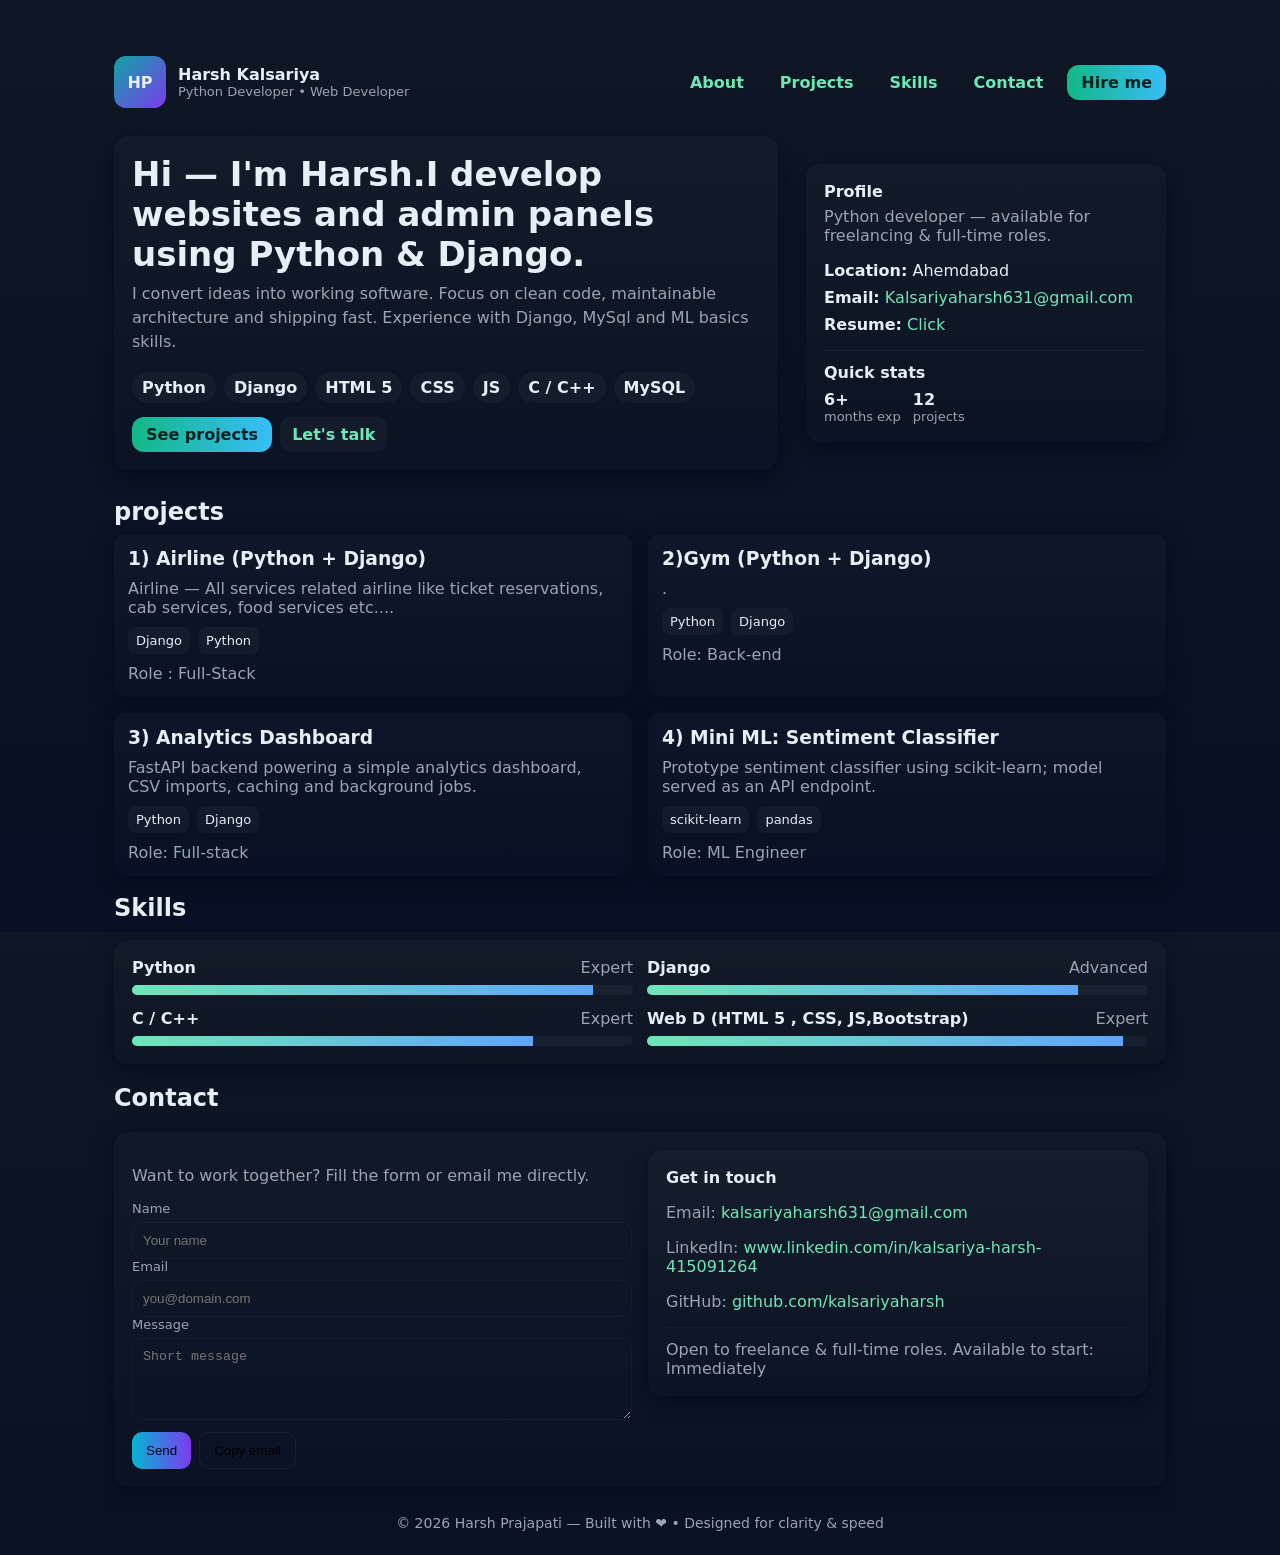
<file: index.html>
<!doctype html>
<html lang="en">
<head>
  <meta charset="utf-8" />
  <meta name="viewport" content="width=device-width,initial-scale=1" />
  <title>Harsh Kalsariya — Python Developer</title>
  <meta name="description" content="Portfolio of a Python developer specializing in web apps, automation, and data projects." />
  <style>
    /* ----- Base / Variables ----- */
    :root{
      --bg:#0f1724;
      --card:#0b1220;
      --muted:#9aa4b2;
      --accent:#6ee7b7;
      --glass: rgba(255,255,255,0.04);
      --radius:14px;
      --max-w:1100px;
      font-family: Inter, ui-sans-serif, system-ui, -apple-system, "Segoe UI", Roboto, "Helvetica Neue", Arial;
    }
    *{box-sizing:border-box}
    html,body{height:100%;margin:0;background:linear-gradient(180deg,var(--bg),#071024);color:#e6eef6}
    a{color:var(--accent);text-decoration:none}
    .container{max-width:var(--max-w);margin:32px auto;padding:24px}

    /* ----- Header ----- */
    header{display:flex;align-items:center;justify-content:space-between;gap:12px}
    .brand{display:flex;align-items:center;gap:12px}
    .logo{width:52px;height:52px;border-radius:12px;background:linear-gradient(135deg,#0ea5a5,#7c3aed);display:flex;align-items:center;justify-content:center;font-weight:700}
    nav{display:flex;gap:12px;align-items:center}
    nav a{padding:8px 12px;border-radius:10px;font-weight:600}
    nav a:hover{background:var(--glass)}
    .cta{background:linear-gradient(90deg,#12b886,#38bdf8);padding:8px 14px;border-radius:12px;color:#012120;font-weight:700}

    /* ----- Hero ----- */
    .hero{display:grid;grid-template-columns:1fr 360px;gap:28px;align-items:center;margin-top:28px}
    .intro h1{font-size:34px;margin:0 0 8px}
    .intro p{color:var(--muted);margin:0 0 18px;line-height:1.5}
    .skills-badges{display:flex;flex-wrap:wrap;gap:8px}
    .badge{background:rgba(255,255,255,0.03);padding:6px 10px;border-radius:999px;font-weight:700}

    /* ----- Card ----- */
    .card{background:linear-gradient(180deg,rgba(255,255,255,0.02),transparent);padding:18px;border-radius:var(--radius);box-shadow:0 6px 20px rgba(2,6,23,0.6)}

    /* ----- Projects ----- */
    section.projects{margin-top:28px}
    .grid{display:grid;grid-template-columns:repeat(2,1fr);gap:16px}
    .project{display:flex;flex-direction:column;gap:10px;padding:14px;border-radius:12px;background:linear-gradient(180deg,rgba(255,255,255,0.02),transparent)}
    .project h3{margin:0}
    .project p{color:var(--muted);margin:0}
    .tech{display:flex;gap:8px;flex-wrap:wrap}
    .pill{padding:6px 8px;border-radius:8px;background:rgba(255,255,255,0.03);font-size:13px}
    .project-footer{display:flex;justify-content:space-between;align-items:center}

    /* ----- Skills ----- */
    .skills{display:grid;grid-template-columns:1fr 1fr;gap:14px;margin-top:18px}
    .skill{display:flex;flex-direction:column;gap:8px}
    .bar{height:10px;background:rgba(255,255,255,0.04);border-radius:999px;overflow:hidden}
    .bar > i{display:block;height:100%;background:linear-gradient(90deg,var(--accent),#60a5fa)}

    /* ----- Contact ----- */
    .contact-grid{display:grid;grid-template-columns:1fr 1fr;gap:16px}
    label{display:block;font-size:13px;color:var(--muted);margin-bottom:6px}
    input,textarea{width:100%;padding:10px;border-radius:10px;border:1px solid rgba(255,255,255,0.03);background:transparent;color:inherit}
    button{padding:10px 14px;border-radius:10px;border:none;cursor:pointer}

    /* ----- Footer ----- */
    footer{margin-top:28px;color:var(--muted);font-size:14px;text-align:center}

    /* ----- Responsive ----- */
    @media (max-width:900px){
      .hero{grid-template-columns:1fr;}
      .grid{grid-template-columns:1fr}
      .skills{grid-template-columns:1fr}
      .contact-grid{grid-template-columns:1fr}
    }

    /* ----- Utilities ----- */
    .muted{color:var(--muted)}
    .right{margin-left:auto}
  </style>
</head>
<body>
  <div class="container">
    <header>
      <div class="brand">
        <div class="logo">HP</div>
        <div>
          <div style="font-weight:800">Harsh Kalsariya</div>
          <div class="muted" style="font-size:13px">Python Developer • Web Developer</div>
        </div>
      </div>
      <nav>
        <a href="#about">About</a>
        <a href="#projects">Projects</a>
        <a href="#skills">Skills</a>
        <a href="#contact">Contact</a>
        <a class="cta" href="#contact">Hire me</a>
      </nav>
    </header>

    <main>
      <section class="hero">
        <div class="intro">
          <div class="card">
            <h1>Hi — I'm Harsh.I develop websites and admin panels using Python & Django. </h1>
            <p>I convert ideas into working software. Focus on clean code, maintainable architecture and shipping fast. Experience with Django, MySql and ML basics skills.</p>
            <div class="skills-badges">
              <span class="badge">Python</span>
              <span class="badge">Django</span>
              <span class="badge">HTML 5</span>
               <span class="badge">CSS</span>
                <span class="badge">JS</span>
              <span class="badge">C / C++ </span>
              <span class="badge">MySQL </span>
              <!-- <span class="badge"></span> -->
            </div>
            <div style="margin-top:14px;display:flex;gap:8px">
              <a class="cta" href="#projects">See projects</a>
              <a href="#contact" style="padding:8px 12px;border-radius:10px;background:rgba(255,255,255,0.03);font-weight:700">Let's talk</a>
            </div>
          </div>
        </div>

        <aside>
          <div class="card">
            <h4 style="margin:0 0 6px">Profile</h4>
            <p class="muted" style="margin:0 0 8px"> Python developer — available for freelancing & full-time roles.</p>
            <dl style="display:grid;gap:8px">
              <div><strong>Location:</strong> Ahemdabad</div>
              <div><strong>Email:</strong> <a href="mailto:your.email@example.com">Kalsariyaharsh631@gmail.com</a></div>
              <div><strong>Resume:</strong> <a href="index.html" download>Click</a></div>
            </dl>
            <hr style="border:none;border-top:1px solid rgba(255,255,255,0.03);margin:12px 0">
            <div><strong>Quick stats</strong></div>
            <div style="display:flex;gap:12px;margin-top:8px">
              <div><div style="font-weight:800">6+</div><div class="muted" style="font-size:13px">months exp</div></div>
              <div><div style="font-weight:800">12</div><div class="muted" style="font-size:13px">projects</div></div>
            </div>
          </div>
        </aside>
      </section>

      <section id="projects" class="projects">
        <h2 style="margin:8px 0"> projects</h2>
        <div class="grid">
          <article class="project card">
            <h3>1) Airline  (Python + Django)</h3>
            <p class="muted"> Airline — All services related airline 
            like ticket reservations,   cab services,  food services etc....</p>
            <div class="tech">
              <span class="pill">Django</span>
              <span class="pill">Python</span>
              <!-- <span class="pill">Postgres</span>
              <span class="pill">Docker</span> -->
            </div>
            <div class="project-footer">
              <div class="muted">Role : Full-Stack</div>
              <!-- <div><a href="#">View code</a></div> -->
            </div>
          </article>

          <article class="project card">
            <h3>2)Gym  (Python + Django) </h3>
            <p class="muted">.</p>
            <div class="tech"><span class="pill">Python</span><span class="pill">Django</span></div>
            <div class="project-footer"><div class="muted">Role: Back-end</div>
            <!-- <div><a href="#">Read case study</a></div></div> -->
          </article>

          <article class="project card">
            <h3>3) Analytics Dashboard</h3>
            <p class="muted">FastAPI backend powering a simple analytics dashboard, CSV imports, caching and background jobs.</p>
            <div class="tech"><span class="pill">Python</span><span class="pill">Django</span>
              <!-- <span class="pill">Charting</span> -->
            </div>
            <div class="project-footer"><div class="muted">Role: Full-stack</div>
            <!-- <div><a href="#">Demo</a></div> -->
          </div>
          </article>

          <article class="project card">
            <h3>4) Mini ML: Sentiment Classifier</h3>
            <p class="muted">Prototype sentiment classifier using scikit-learn; model served as an API endpoint.</p>
            <div class="tech"><span class="pill">scikit-learn</span><span class="pill">pandas</span></div>
            <div class="project-footer"><div class="muted">Role: ML Engineer</div><div>
              <!-- <a href="#">Notebook</a></div> -->
            </div>
          </article>
        </div>
      </section>

      <section id="skills">
        <h2 style="margin:18px 0 8px">Skills</h2>
        <div class="skills card">
          <div class="skill">
            <div style="display:flex;justify-content:space-between"><strong>Python</strong><span class="muted">Expert</span></div>
            <div class="bar"><i style="width:92%"></i></div>
          </div>
          <div class="skill">
            <div style="display:flex;justify-content:space-between"><strong>Django </strong><span class="muted">Advanced</span></div>
            <div class="bar"><i style="width:86%"></i></div>
          </div>
          <div class="skill">
            <div style="display:flex;justify-content:space-between"><strong>C / C++</strong><span class="muted">Expert</span></div>
            <div class="bar"><i style="width:80%"></i></div>
          </div>
          <div class="skill">
            <div style="display:flex;justify-content:space-between"><strong>Web D (HTML 5 , CSS, JS,Bootstrap)</strong><span class="muted">Expert</span></div>
            <div class="bar"><i style="width:95%"></i></div>
          </div>
        </div>
      </section>

      <section id="contact" style="margin-top:20px">
        <h2>Contact</h2>
        <div class="card contact-grid">
          <div>
            <p class="muted">Want to work together? Fill the form or email me directly.</p>
            <form id="contactForm">
              <label for="name">Name</label>
              <input id="name" name="name" placeholder="Your name" required />
              <label for="email">Email</label>
              <input id="email" name="email" type="email" placeholder="you@domain.com" required />
              <label for="message">Message</label>
              <textarea id="message" name="message" rows="4" placeholder="Short message" required></textarea>
              <div style="display:flex;gap:8px;margin-top:8px">
                <button type="submit" style="background:linear-gradient(90deg,#06b6d4,#7c3aed);color:#001">Send</button>
                <button type="button" id="copyEmail" style="background:transparent;border:1px solid rgba(255,255,255,0.05)">Copy email</button>
              </div>
            </form>
          </div>
          <div>
            <div class="card">
              <h4 style="margin:0 0 6px">Get in touch</h4>
              <p class="muted">Email: <a href="mailto:your.email@example.com">kalsariyaharsh631@gmail.com</a></p>
              <p class="muted">LinkedIn: <a href="#">www.linkedin.com/in/kalsariya-harsh-415091264</a></p>
              <p class="muted">GitHub: <a href="#">github.com/kalsariyaharsh</a></p>
              <hr style="border:none;border-top:1px solid rgba(255,255,255,0.03);margin:12px 0">
              <div class="muted">Open to freelance & full-time roles. Available to start: Immediately</div>
            </div>
          </div>
        </div>
      </section>

      <footer>
        © <span id="year"></span> Harsh Prajapati — Built with ❤️ • <span class="muted">Designed for clarity & speed</span>
      </footer>
    </main>
  </div>

  <script>
    // small scripts: current year, form handling, copy email
    document.getElementById('year').textContent = new Date().getFullYear();

    document.getElementById('copyEmail').addEventListener('click', function(){
      navigator.clipboard && navigator.clipboard.writeText('your.email@example.com')
        .then(()=> alert('Email copied to clipboard'))
        .catch(()=> alert('Please copy manually: your.email@example.com'))
    })

    document.getElementById('contactForm').addEventListener('submit', function(ev){
      ev.preventDefault();
      // basic client-side validation & simulation
      const name = document.getElementById('name').value.trim();
      const email = document.getElementById('email').value.trim();
      const message = document.getElementById('message').value.trim();
      if(!name||!email||!message){ alert('Please fill all fields'); return }
      alert('Thanks '+name+" — I've received your message (demo). Replace this alert with real form handling.");
      this.reset();
    })

    // smooth scroll for internal links
    document.querySelectorAll('a[href^="#"]').forEach(a=>{
      a.addEventListener('click', function(e){
        const target = document.querySelector(this.getAttribute('href'));
        if(target){e.preventDefault(); target.scrollIntoView({behavior:'smooth',block:'start'});}        
      })
    })
  </script>
</body>
</html>
</file>
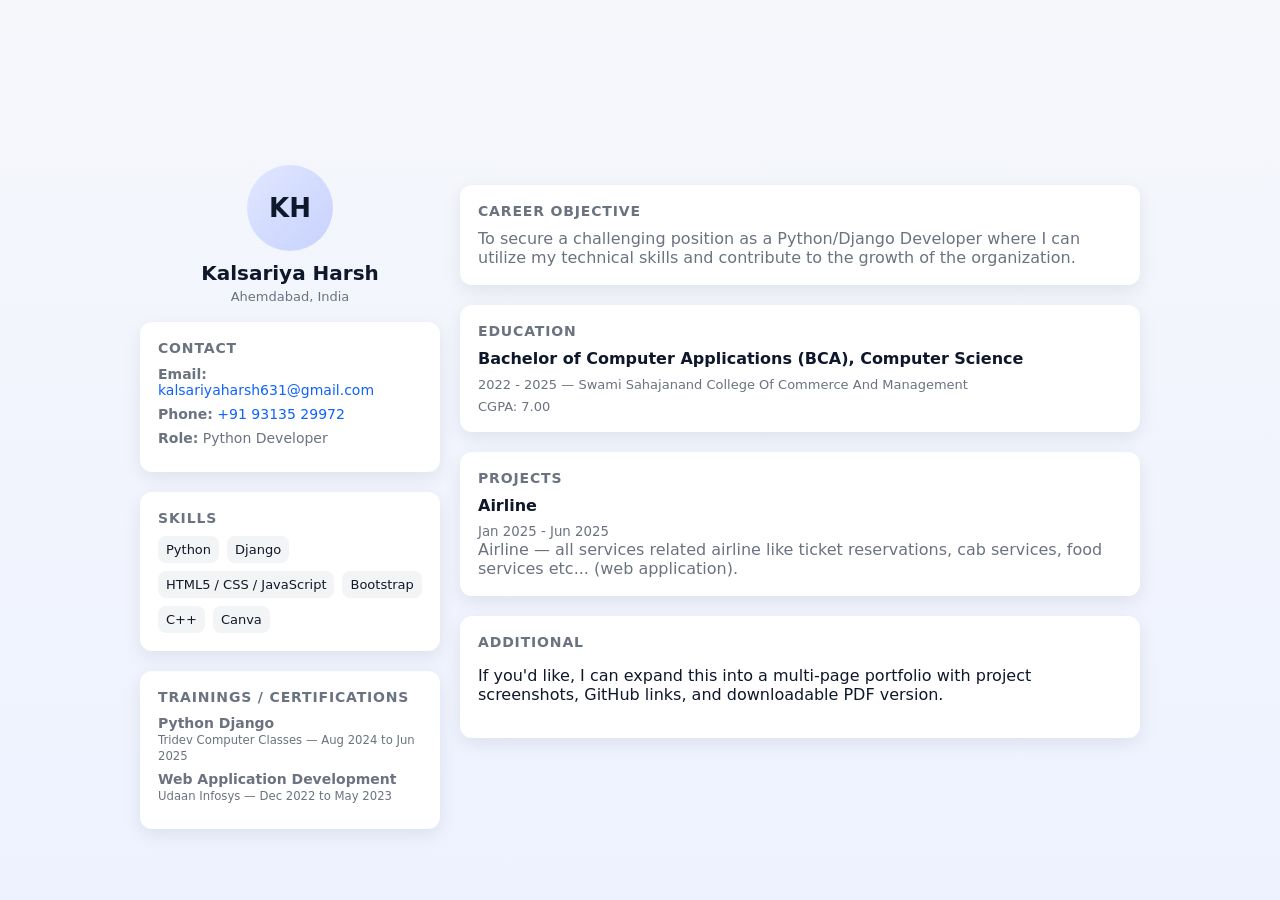
<file: main.html>
<!doctype html>
<html lang="en">
<head>
  <meta charset="utf-8" />
  <meta name="viewport" content="width=device-width,initial-scale=1" />
  <title>Prajapati Harsh — Resume</title>
  <link rel="stylesheet" href="style.css" />
  <meta name="description" content="Resume / CV of Prajapati Harsh — Python Developer" />
</head>
<body>
  <div class="container">
    <aside class="sidebar">
      <div class="profile">
        <br><br><br><br><br>
        <div class="avatar">KH</div>
        <h1 class="name">Kalsariya Harsh</h1>
        <p class="location">Ahemdabad, India</p>
      </div>

      <section class="contact card">
        <h2 class="section-title">Contact</h2>
        <ul>
          <li><strong>Email:</strong> <a href="mailto:kalsariyaharsh631@gmail.com">kalsariyaharsh631@gmail.com</a></li>
          <li><strong>Phone:</strong> <a href="tel:+919313529972">+91 93135 29972</a></li>
          <li><strong>Role:</strong> Python Developer</li>
        </ul>
      </section>

      <section class="skills card">
        <h2 class="section-title">Skills</h2>
        <ul class="skill-list">
          <li>Python</li>
          <li>Django</li>
          <li>HTML5 / CSS / JavaScript</li>
          <li>Bootstrap</li>
          <li>C++</li>
          <!-- <li>.NET</li> -->
          <li>Canva</li>
          <!-- <li>Busy Software</li> -->
        </ul>
      </section>

      <section class="trainings card">
        <h2 class="section-title">Trainings / Certifications</h2>
        <ul>
          <li><strong>Python Django</strong><br/><small>Tridev Computer Classes — Aug 2024 to Jun 2025</small></li>
          <!-- <li><strong>Python Web developer </strong><br/><small>IT Desk — Feb 2024 to Jul 2024</small></li> -->
          <li><strong>Web Application Development</strong><br/><small>Udaan Infosys — Dec 2022 to May 2023</small></li>
        </ul>
      </section>
    </aside>


    
    <main class="main">  <br><br><br><br><br><br><br>
      <section class="card summary">
        <h2 class="section-title">Career Objective</h2>
        <p>To secure a challenging position as a Python/Django Developer where I can utilize my technical skills and contribute to the growth of the organization.</p>
      </section>

      <section class="card education">
        <h2 class="section-title">Education</h2>
        <div class="edu-item">
          <h3>Bachelor of Computer Applications (BCA), Computer Science</h3>
          <span class="edu-meta">2022 - 2025 — Swami Sahajanand College Of Commerce And Management</span>
          <div class="edu-meta">CGPA: 7.00</div>
        </div>
      </section>

      <section class="card projects">
        <h2 class="section-title">Projects</h2>
        <div class="project-item">
          <h3>Airline</h3>
          <p><small>Jan 2025 - Jun 2025</small><br/>Airline — all services related airline 
            like ticket reservations,   cab services,  food services etc...  (web application).</p>
        </div>
      </section>

      <section class="card extras">
        <h2 class="section-title">Additional</h2>
        <p>If you'd like, I can expand this into a multi-page portfolio with project screenshots, GitHub links, and downloadable PDF version.</p>
      </section>
    </main>
  </div>

  
</body>
</html>
</file>
<file: style.css>
/* styles.css — simple responsive resume layout */
:root{
  --bg: #f5f7fb;
  --card: #ffffff;
  --muted: #6b7280;
  --accent: #0f62fe;
  --shadow: 0 6px 18px rgba(17,24,39,0.08);
  --radius: 12px;
  --max-width: 1000px;
  --gap: 20px;
  font-family: Inter, system-ui, -apple-system, "Segoe UI", Roboto, "Helvetica Neue", Arial;
  color: #0f172a;
}

*{box-sizing:border-box}
html,body{height:100%}
body{
  margin:0;
  background:linear-gradient(180deg, var(--bg), #eef2ff);
  display:flex;
  align-items:center;
  justify-content:center;
  padding:32px;
  -webkit-font-smoothing:antialiased;
  -moz-osx-font-smoothing:grayscale;
}

.container{
  width:100%;
  max-width:var(--max-width);
  display:grid;
  grid-template-columns: 300px 1fr;
  gap:var(--gap);
  align-items:start;
}

/* Sidebar */
.sidebar{
  position:relative;
}

.card{
  background:var(--card);
  border-radius:var(--radius);
  padding:18px;
  box-shadow:var(--shadow);
  margin-bottom:var(--gap);
}

.profile{
  text-align:center;
  padding:18px 12px;
}

.avatar{
  width:86px;
  height:86px;
  margin:0 auto 10px;
  border-radius:50%;
  display:flex;
  align-items:center;
  justify-content:center;
  font-weight:700;
  font-size:26px;
  background:linear-gradient(135deg,#e0e7ff,#c7d2fe);
  color:#0f172a;
}

.name{margin:6px 0 0;font-size:20px}
.location{margin:4px 0 0;font-size:13px;color:var(--muted)}

.contact ul,
.trainings ul,
.skills ul{list-style:none;padding:0;margin:0}
.contact li, .trainings li{margin-bottom:8px;font-size:14px;color:var(--muted)}
.contact a{color:var(--accent); text-decoration:none}

.skill-list{
  display:flex;
  flex-wrap:wrap;
  gap:8px;
}
.skill-list li{
  background:#f3f4f6;
  padding:6px 8px;
  border-radius:8px;
  font-size:13px;
  color:#111827;
}

/* Main content */
.main{min-height:200px}

.section-title{
  font-size:14px;
  margin:0 0 10px;
  text-transform:uppercase;
  letter-spacing:0.06em;
  color:var(--muted);
}

/* Education / Projects / Summary styles */
.summary p, .education p, .projects p{margin:0;color:var(--muted)}
.edu-item h3, .project-item h3{margin:0 0 6px;font-size:16px}
.edu-meta{font-size:13px;color:var(--muted);margin-top:6px}

/* Footer */
.page-footer{
  margin-top:18px;
  text-align:center;
  color:var(--muted);
  font-size:12px;
  width:100%;
}

/* Responsive */
@media (max-width: 880px){
  .container{grid-template-columns:1fr; padding:0 12px}
  .sidebar{order:2}
  .main{order:1}
}
</file>
